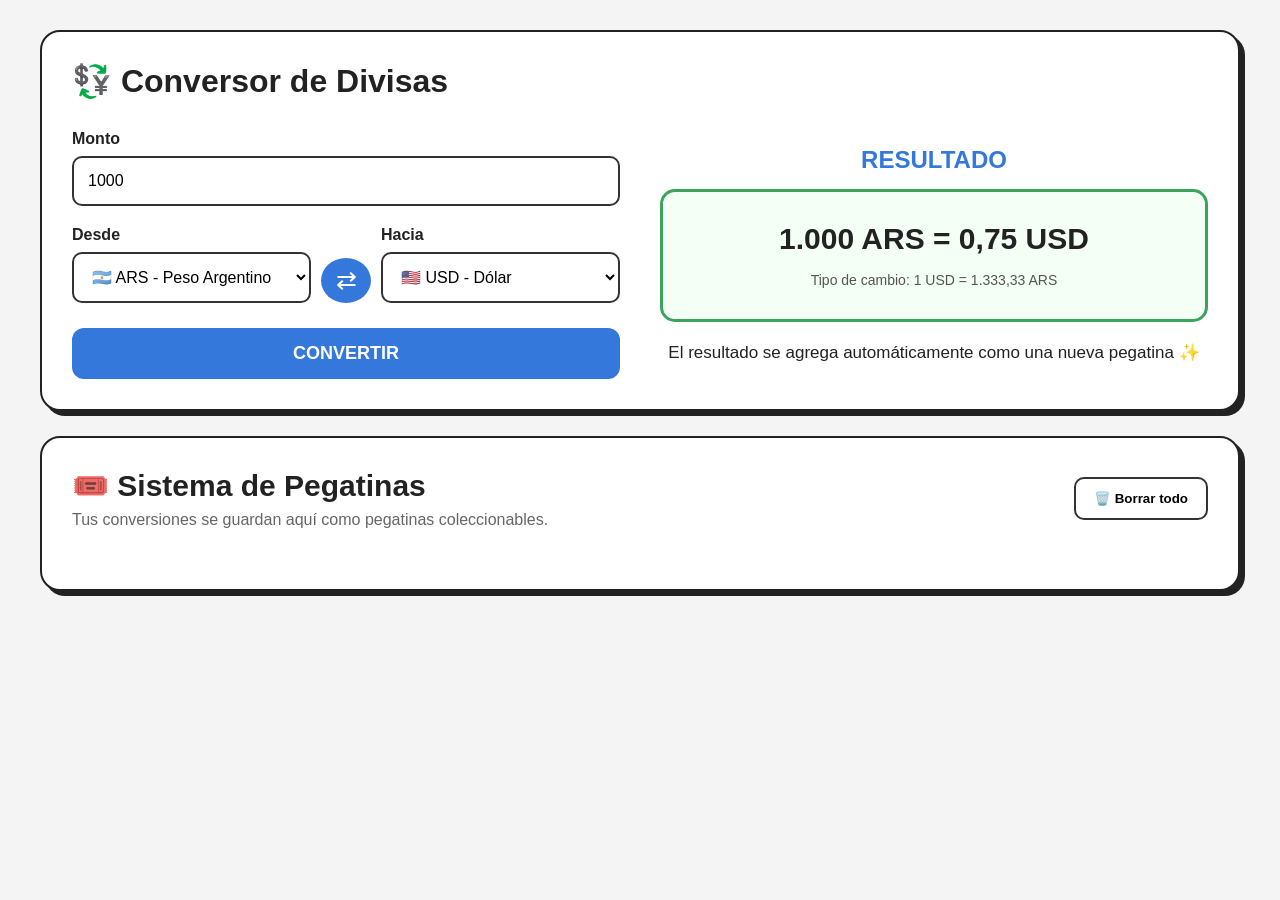
<file: index.html>
<!DOCTYPE html>
<html lang="es">
<head>
    <meta charset="UTF-8">
    <meta name="viewport" content="width=device-width, initial-scale=1.0">

    <title>Conversor de Divisas</title>

    <link rel="stylesheet" href="style.css">
</head>

<body>

    <div class="contenedor">

        <!-- ========================= -->
        <!-- SECCIÓN 1: CONVERSOR -->
        <!-- ========================= -->

        <section class="conversor">

            <h1>💱 Conversor de Divisas</h1>

            <div class="conversor-contenido">

                <div class="formulario">

                    <label for="monto">Monto</label>

                    <input 
                        type="number" 
                        id="monto" 
                        placeholder="Ingrese un monto"
                        value="1000"
                    >

                    <div class="monedas">

                        <div>
                            <label for="monedaOrigen">Desde</label>

                            <select id="monedaOrigen">
                                <option value="ARS">🇦🇷 ARS - Peso Argentino</option>
                                <option value="USD">🇺🇸 USD - Dólar</option>
                                <option value="EUR">🇪🇺 EUR - Euro</option>
                                <option value="GBP">🇬🇧 GBP - Libra</option>
                                <option value="BRL">🇧🇷 BRL - Real</option>
                            </select>
                        </div>

                        <button class="intercambiar" onclick="intercambiarMonedas()">
                            ⇄
                        </button>

                        <div>
                            <label for="monedaDestino">Hacia</label>

                            <select id="monedaDestino">
                                <option value="USD">🇺🇸 USD - Dólar</option>
                                <option value="ARS">🇦🇷 ARS - Peso Argentino</option>
                                <option value="EUR">🇪🇺 EUR - Euro</option>
                                <option value="GBP">🇬🇧 GBP - Libra</option>
                                <option value="BRL">🇧🇷 BRL - Real</option>
                            </select>
                        </div>

                    </div>

                    <button class="btn-convertir" onclick="convertir()">
                        CONVERTIR
                    </button>

                </div>


                <!-- RESULTADO -->

                <div class="resultado">

                    <h2>RESULTADO</h2>

                    <div class="resultado-caja">

                        <p id="textoResultado">
                            1.000 ARS = 0,75 USD
                        </p>

                        <span id="tipoCambio">
                            Tipo de cambio: 1 USD = 1.333,33 ARS
                        </span>

                    </div>

                    <p class="mensaje">
                        El resultado se agrega automáticamente como una nueva pegatina ✨
                    </p>

                </div>

            </div>

        </section>


        <!-- ========================= -->
        <!-- SECCIÓN 2: PEGATINAS -->
        <!-- ========================= -->

        <section class="pegatinas">

            <div class="titulo-pegatinas">

                <div>
                    <h2>🎟️ Sistema de Pegatinas</h2>

                    <p>
                        Tus conversiones se guardan aquí
                        como pegatinas coleccionables.
                    </p>
                </div>

                <button class="btn-borrar" onclick="borrarPegatinas()">
                    🗑️ Borrar todo
                </button>

            </div>


            <!-- CONTENEDOR DE PEGATINAS -->

            <div id="contenedorPegatinas" class="contenedor-pegatinas">

                <!-- Las pegatinas aparecerán automáticamente aquí -->

            </div>

        </section>

    </div>


    <script src="script.js"></script>

</body>
</html>
</file>
<file: style.css>
* {
    margin: 0;
    padding: 0;
    box-sizing: border-box;
}

body {
    font-family: Arial, sans-serif;
    background: #f4f4f4;
    color: #222;
    padding: 30px;
}


/* ========================= */
/* CONTENEDOR PRINCIPAL */
/* ========================= */

.contenedor {
    max-width: 1200px;
    margin: auto;
}


/* ========================= */
/* SECCIÓN CONVERSOR */
/* ========================= */

.conversor {
    background: white;
    border: 2px solid #222;
    border-radius: 20px;
    padding: 30px;
    margin-bottom: 25px;
    box-shadow: 5px 5px 0px #222;
}

.conversor h1 {
    font-size: 32px;
    margin-bottom: 30px;
}


/* CONTENIDO DEL CONVERSOR */

.conversor-contenido {
    display: grid;
    grid-template-columns: 1fr 1fr;
    gap: 40px;
}


/* FORMULARIO */

.formulario {
    display: flex;
    flex-direction: column;
}

label {
    font-weight: bold;
    margin-bottom: 8px;
    display: block;
}

input,
select {
    width: 100%;
    padding: 14px;
    border: 2px solid #333;
    border-radius: 10px;
    font-size: 16px;
    background: white;
}


/* MONEDAS */

.monedas {
    display: grid;
    grid-template-columns: 1fr 50px 1fr;
    align-items: end;
    gap: 10px;
    margin-top: 20px;
}

.intercambiar {
    height: 45px;
    border: none;
    border-radius: 50%;
    background: #3478db;
    color: white;
    font-size: 25px;
    cursor: pointer;
}

.intercambiar:hover {
    transform: rotate(180deg);
    transition: 0.3s;
}


/* BOTÓN CONVERTIR */

.btn-convertir {
    margin-top: 25px;
    padding: 15px;
    border: none;
    border-radius: 12px;
    background: #3478db;
    color: white;
    font-size: 18px;
    font-weight: bold;
    cursor: pointer;
}

.btn-convertir:hover {
    background: #245fae;
}


/* ========================= */
/* RESULTADO */
/* ========================= */

.resultado {
    display: flex;
    flex-direction: column;
    justify-content: center;
}

.resultado h2 {
    text-align: center;
    color: #3478db;
    margin-bottom: 15px;
}

.resultado-caja {
    border: 3px solid #3ca35c;
    border-radius: 15px;
    padding: 30px;
    background: #f4fff6;
    text-align: center;
}

#textoResultado {
    font-size: 30px;
    font-weight: bold;
    margin-bottom: 15px;
}

#tipoCambio {
    font-size: 14px;
    color: #555;
}

.mensaje {
    text-align: center;
    margin-top: 20px;
    font-size: 17px;
}


/* ========================= */
/* SECCIÓN PEGATINAS */
/* ========================= */

.pegatinas {
    background: white;
    border: 2px solid #222;
    border-radius: 20px;
    padding: 30px;
    box-shadow: 5px 5px 0px #222;
}


/* TÍTULO */

.titulo-pegatinas {
    display: flex;
    justify-content: space-between;
    align-items: center;
    margin-bottom: 30px;
}

.titulo-pegatinas h2 {
    font-size: 30px;
}

.titulo-pegatinas p {
    margin-top: 8px;
    color: #666;
}


/* BOTÓN BORRAR */

.btn-borrar {
    padding: 12px 18px;
    border: 2px solid #333;
    border-radius: 10px;
    background: white;
    cursor: pointer;
    font-weight: bold;
}

.btn-borrar:hover {
    background: #eee;
}


/* ========================= */
/* PEGATINAS */
/* ========================= */

.contenedor-pegatinas {
    display: grid;
    grid-template-columns: repeat(4, 1fr);
    gap: 20px;
}


/* UNA PEGATINA */

.pegatina {
    min-height: 220px;
    padding: 20px;
    border: 3px solid #333;
    border-radius: 20px;
    text-align: center;
    position: relative;
    background: #fff;
    box-shadow: 4px 4px 0px #ccc;
    transform: rotate(-1deg);
}

.pegatina:nth-child(even) {
    transform: rotate(1deg);
}

.pegatina:hover {
    transform: scale(1.04) rotate(0deg);
    transition: 0.2s;
}


/* BANDERA */

.bandera {
    font-size: 45px;
    margin-bottom: 10px;
}


/* MONEDA */

.pegatina h3 {
    font-size: 22px;
    margin-bottom: 8px;
}


/* VALOR */

.valor {
    font-size: 30px;
    font-weight: bold;
    margin: 10px 0;
}


/* INFORMACIÓN */

.info {
    font-size: 14px;
    color: #555;
    margin-top: 8px;
}


/* PEGATINA NUEVA */

.nueva {
    position: absolute;
    top: -12px;
    left: -10px;
    background: #48a868;
    color: white;
    padding: 6px 12px;
    border-radius: 8px;
    font-weight: bold;
    font-size: 12px;
}


/* ========================= */
/* RESPONSIVE */
/* ========================= */

@media (max-width: 900px) {

    .conversor-contenido {
        grid-template-columns: 1fr;
    }

    .contenedor-pegatinas {
        grid-template-columns: repeat(2, 1fr);
    }

}


@media (max-width: 600px) {

    body {
        padding: 15px;
    }

    .conversor,
    .pegatinas {
        padding: 20px;
    }

    .monedas {
        grid-template-columns: 1fr;
    }

    .intercambiar {
        margin: 10px auto;
    }

    .contenedor-pegatinas {
        grid-template-columns: 1fr;
    }

    .titulo-pegatinas {
        flex-direction: column;
        align-items: flex-start;
        gap: 15px;
    }

}
</file>
<file: stilex.css>
* {
    margin: 0;
    padding: 0;
    box-sizing: border-box;
}

body {
    font-family: Arial, sans-serif;
    background: #f4f4f4;
    color: #222;
    padding: 30px;
}


/* ========================= */
/* CONTENEDOR PRINCIPAL */
/* ========================= */

.contenedor {
    max-width: 1200px;
    margin: auto;
}


/* ========================= */
/* SECCIÓN CONVERSOR */
/* ========================= */

.conversor {
    background: white;
    border: 2px solid #222;
    border-radius: 20px;
    padding: 30px;
    margin-bottom: 25px;
    box-shadow: 5px 5px 0px #222;
}

.conversor h1 {
    font-size: 32px;
    margin-bottom: 30px;
}


/* CONTENIDO DEL CONVERSOR */

.conversor-contenido {
    display: grid;
    grid-template-columns: 1fr 1fr;
    gap: 40px;
}


/* FORMULARIO */

.formulario {
    display: flex;
    flex-direction: column;
}

label {
    font-weight: bold;
    margin-bottom: 8px;
    display: block;
}

input,
select {
    width: 100%;
    padding: 14px;
    border: 2px solid #333;
    border-radius: 10px;
    font-size: 16px;
    background: white;
}


/* MONEDAS */

.monedas {
    display: grid;
    grid-template-columns: 1fr 50px 1fr;
    align-items: end;
    gap: 10px;
    margin-top: 20px;
}

.intercambiar {
    height: 45px;
    border: none;
    border-radius: 50%;
    background: #3478db;
    color: white;
    font-size: 25px;
    cursor: pointer;
}

.intercambiar:hover {
    transform: rotate(180deg);
    transition: 0.3s;
}


/* BOTÓN CONVERTIR */

.btn-convertir {
    margin-top: 25px;
    padding: 15px;
    border: none;
    border-radius: 12px;
    background: #3478db;
    color: white;
    font-size: 18px;
    font-weight: bold;
    cursor: pointer;
}

.btn-convertir:hover {
    background: #245fae;
}


/* ========================= */
/* RESULTADO */
/* ========================= */

.resultado {
    display: flex;
    flex-direction: column;
    justify-content: center;
}

.resultado h2 {
    text-align: center;
    color: #3478db;
    margin-bottom: 15px;
}

.resultado-caja {
    border: 3px solid #3ca35c;
    border-radius: 15px;
    padding: 30px;
    background: #f4fff6;
    text-align: center;
}

#textoResultado {
    font-size: 30px;
    font-weight: bold;
    margin-bottom: 15px;
}

#tipoCambio {
    font-size: 14px;
    color: #555;
}

.mensaje {
    text-align: center;
    margin-top: 20px;
    font-size: 17px;
}


/* ========================= */
/* SECCIÓN PEGATINAS */
/* ========================= */

.pegatinas {
    background: white;
    border: 2px solid #222;
    border-radius: 20px;
    padding: 30px;
    box-shadow: 5px 5px 0px #222;
}


/* TÍTULO */

.titulo-pegatinas {
    display: flex;
    justify-content: space-between;
    align-items: center;
    margin-bottom: 30px;
}

.titulo-pegatinas h2 {
    font-size: 30px;
}

.titulo-pegatinas p {
    margin-top: 8px;
    color: #666;
}


/* BOTÓN BORRAR */

.btn-borrar {
    padding: 12px 18px;
    border: 2px solid #333;
    border-radius: 10px;
    background: white;
    cursor: pointer;
    font-weight: bold;
}

.btn-borrar:hover {
    background: #eee;
}


/* ========================= */
/* PEGATINAS */
/* ========================= */

.contenedor-pegatinas {
    display: grid;
    grid-template-columns: repeat(4, 1fr);
    gap: 20px;
}


/* UNA PEGATINA */

.pegatina {
    min-height: 220px;
    padding: 20px;
    border: 3px solid #333;
    border-radius: 20px;
    text-align: center;
    position: relative;
    background: #fff;
    box-shadow: 4px 4px 0px #ccc;
    transform: rotate(-1deg);
}

.pegatina:nth-child(even) {
    transform: rotate(1deg);
}

.pegatina:hover {
    transform: scale(1.04) rotate(0deg);
    transition: 0.2s;
}


/* BANDERA */

.bandera {
    font-size: 45px;
    margin-bottom: 10px;
}


/* MONEDA */

.pegatina h3 {
    font-size: 22px;
    margin-bottom: 8px;
}


/* VALOR */

.valor {
    font-size: 30px;
    font-weight: bold;
    margin: 10px 0;
}


/* INFORMACIÓN */

.info {
    font-size: 14px;
    color: #555;
    margin-top: 8px;
}


/* PEGATINA NUEVA */

.nueva {
    position: absolute;
    top: -12px;
    left: -10px;
    background: #48a868;
    color: white;
    padding: 6px 12px;
    border-radius: 8px;
    font-weight: bold;
    font-size: 12px;
}


/* ========================= */
/* RESPONSIVE */
/* ========================= */

@media (max-width: 900px) {

    .conversor-contenido {
        grid-template-columns: 1fr;
    }

    .contenedor-pegatinas {
        grid-template-columns: repeat(2, 1fr);
    }

}


@media (max-width: 600px) {

    body {
        padding: 15px;
    }

    .conversor,
    .pegatinas {
        padding: 20px;
    }

    .monedas {
        grid-template-columns: 1fr;
    }

    .intercambiar {
        margin: 10px auto;
    }

    .contenedor-pegatinas {
        grid-template-columns: 1fr;
    }

    .titulo-pegatinas {
        flex-direction: column;
        align-items: flex-start;
        gap: 15px;
    }

}
</file>
